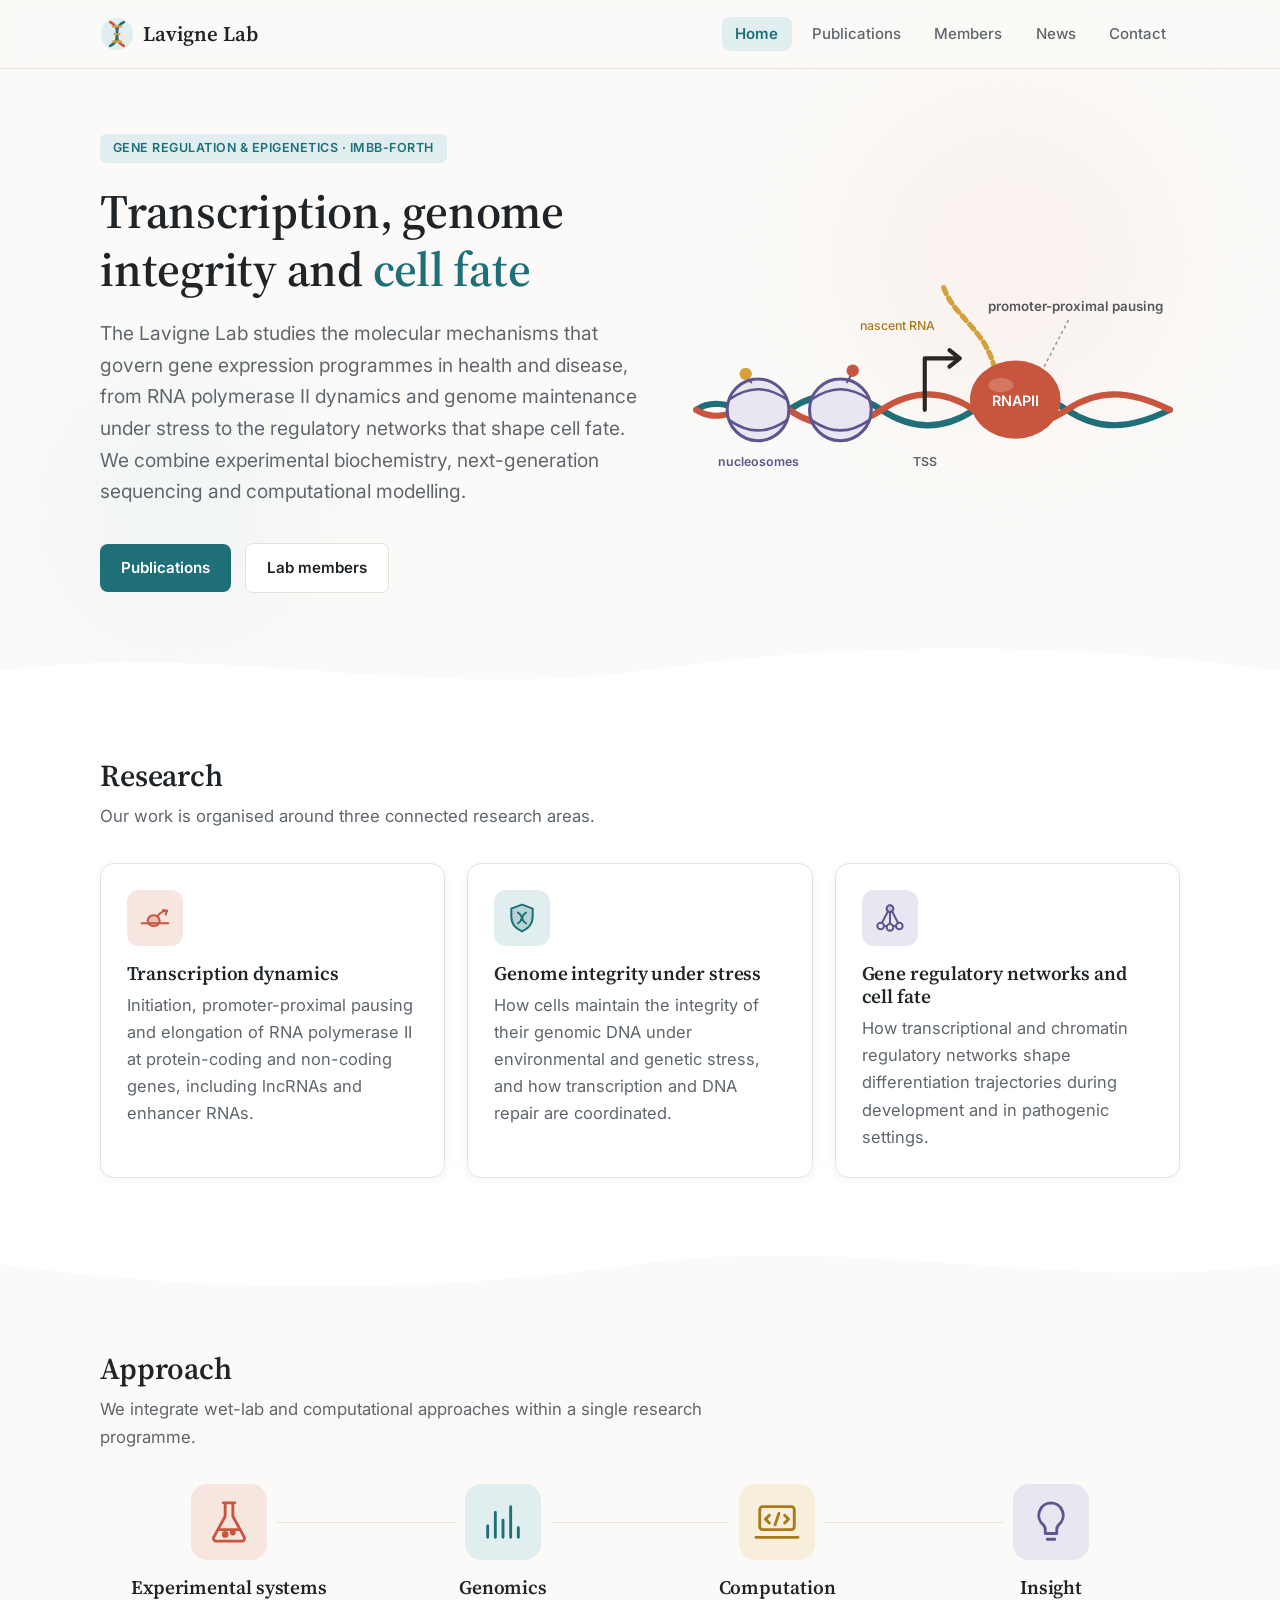
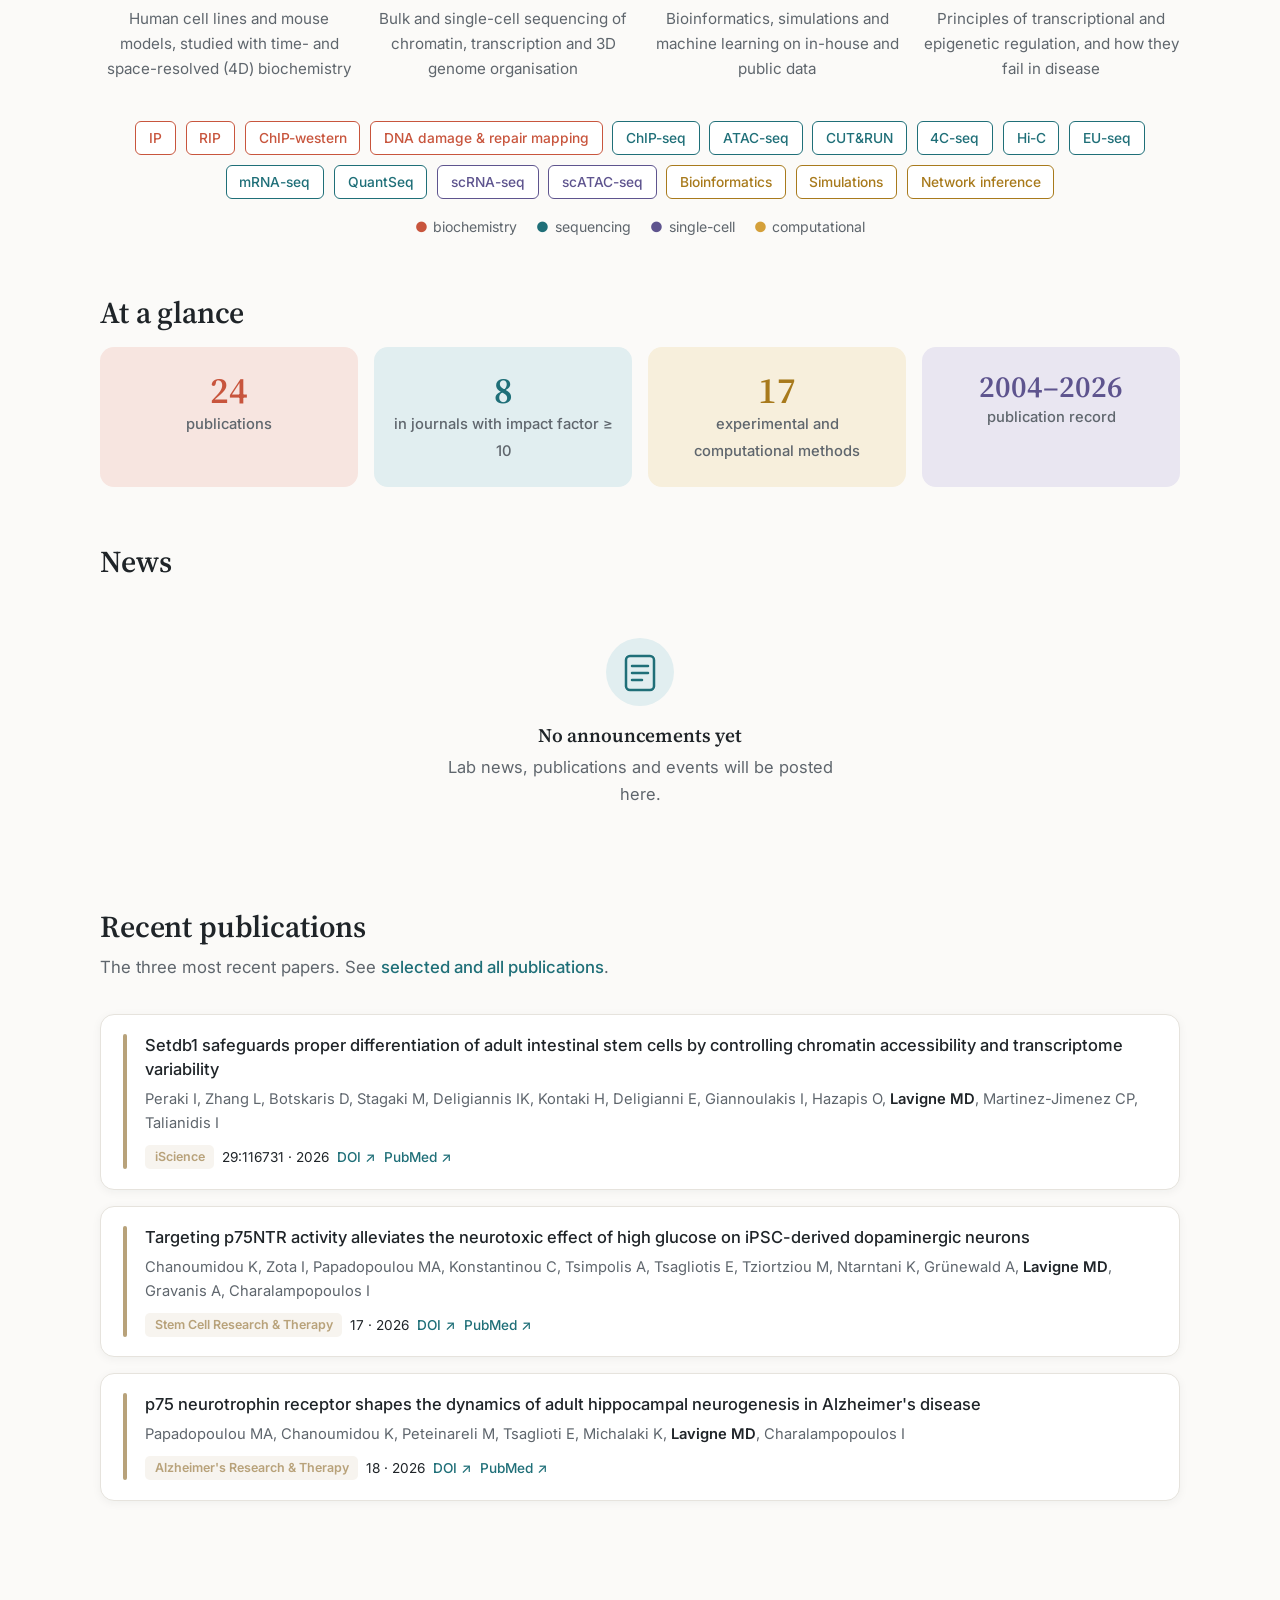
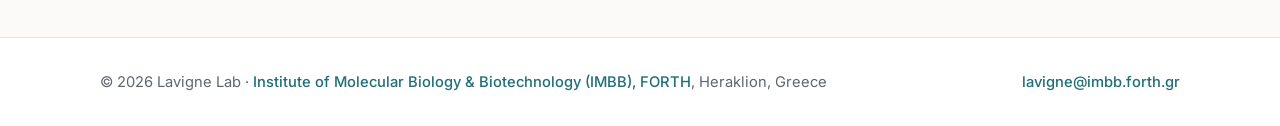
<file: index.html>
<!doctype html>
<html lang="en">
<head>
  <meta charset="utf-8">
  <meta name="viewport" content="width=device-width, initial-scale=1">
  <title>Lavigne Lab · IMBB-FORTH</title>
  <meta name="description" content="Lavigne Lab at IMBB-FORTH, Heraklion: transcription dynamics, genome integrity and gene regulatory networks in health and disease.">
  <link rel="preconnect" href="https://fonts.googleapis.com">
  <link href="https://fonts.googleapis.com/css2?family=Inter:wght@400;500;600&family=Source+Serif+4:opsz,wght@8..60,600;8..60,700&display=swap" rel="stylesheet">
  <link rel="stylesheet" href="css/style.css">
</head>
<body>
  <header id="site-header"></header>

  <main>
    <!-- HERO -->
    <section class="hero">
      <div class="blob" style="width:340px;height:340px;background:var(--coral-soft);top:20px;right:8%"></div>
      <div class="blob" style="width:260px;height:260px;background:var(--teal-soft);bottom:0;left:4%"></div>
      <div class="container hero-grid">
        <div>
          <span class="pill">Gene Regulation &amp; Epigenetics · IMBB-FORTH</span>
          <h1>Transcription, genome integrity and <span class="squiggle">cell fate</span></h1>
          <p class="lead">The Lavigne Lab studies the molecular mechanisms that govern gene expression programmes in health and disease, from RNA polymerase II dynamics and genome maintenance under stress to the regulatory networks that shape cell fate. We combine experimental biochemistry, next-generation sequencing and computational modelling.</p>
          <a class="btn" href="publications.html">Publications</a>
          <a class="btn ghost" href="members.html">Lab members</a>
        </div>

        <div class="hero-art">
          <svg viewBox="0 0 480 300" role="img" aria-label="Schematic of RNA polymerase II paused downstream of the transcription start site, with nucleosomes upstream">
            <!-- DNA -->
            <path d="M10 200 C 40 180, 70 220, 100 200 S 160 180, 190 200 S 250 220, 280 200 S 340 180, 370 200 S 430 220, 470 200" fill="none" stroke="#1f6f78" stroke-width="6" stroke-linecap="round"/>
            <path d="M10 200 C 40 220, 70 180, 100 200 S 160 220, 190 200 S 250 180, 280 200 S 340 220, 370 200 S 430 180, 470 200" fill="none" stroke="#c8553d" stroke-width="6" stroke-linecap="round"/>
            <!-- nucleosomes -->
            <g>
              <circle cx="70" cy="200" r="30" fill="#e9e6f1" stroke="#5e548e" stroke-width="3"/>
              <path d="M42 190 Q70 170 98 190 M42 210 Q70 230 98 210" fill="none" stroke="#5e548e" stroke-width="2.5"/>
              <circle cx="150" cy="200" r="30" fill="#e9e6f1" stroke="#5e548e" stroke-width="3"/>
              <path d="M122 190 Q150 170 178 190 M122 210 Q150 230 178 210" fill="none" stroke="#5e548e" stroke-width="2.5"/>
              <!-- histone tail marks -->
              <circle cx="58" cy="165" r="6" fill="#d4a03a"/><line x1="64" y1="174" x2="60" y2="170" stroke="#5e548e" stroke-width="2"/>
              <circle cx="162" cy="162" r="6" fill="#c8553d"/><line x1="156" y1="174" x2="160" y2="167" stroke="#5e548e" stroke-width="2"/>
              <text x="70" y="255" text-anchor="middle" font-family="Inter" font-weight="600" font-size="12" fill="#5e548e">nucleosomes</text>
            </g>
            <!-- TSS arrow -->
            <path d="M232 200 V150 H262" fill="none" stroke="#2a2622" stroke-width="4" stroke-linecap="round" stroke-linejoin="round"/>
            <path d="M256 142 L266 150 L256 158" fill="none" stroke="#2a2622" stroke-width="4" stroke-linecap="round" stroke-linejoin="round"/>
            <text x="232" y="255" text-anchor="middle" font-family="Inter" font-weight="600" font-size="12" fill="currentColor" opacity=".7">TSS</text>
            <!-- RNA -->
            <path class="rna" d="M300 160 C 290 120, 260 110, 250 80" fill="none" stroke="#d4a03a" stroke-width="5" stroke-linecap="round"/>
            <!-- Pol II -->
            <g class="pol2">
              <ellipse cx="320" cy="190" rx="44" ry="38" fill="#c8553d"/>
              <ellipse cx="306" cy="176" rx="12" ry="7" fill="#fff" opacity=".2"/>
              <text x="320" y="196" text-anchor="middle" font-family="Inter" font-weight="600" font-size="14" fill="#fff">RNAPII</text>
              
            </g>
            <!-- label -->
            <g>
              <path d="M348 158 L372 112" stroke="currentColor" stroke-width="1.5" opacity=".45" stroke-dasharray="3 3"/>
              <text x="378" y="104" text-anchor="middle" font-family="Inter" font-weight="600" font-size="13" fill="currentColor" opacity=".75">promoter-proximal pausing</text>
              <text x="242" y="122" text-anchor="end" font-family="Inter" font-weight="500" font-size="12" fill="#a87a1c">nascent RNA</text>
            </g>
          </svg>
        </div>
      </div>
    </section>

    <!-- WHAT WE STUDY -->
    <svg class="wave" viewBox="0 0 1440 60" preserveAspectRatio="none" aria-hidden="true"><path d="M0 30 C 240 0, 480 60, 720 30 S 1200 0, 1440 30 V60 H0Z" fill="var(--surface)"/></svg>
    <section class="band">
      <div class="container">
        <h2>Research</h2>
        <p class="section-sub">Our work is organised around three connected research areas.</p>
        <div class="grid">
          <div class="card reveal">
            <div class="icon-badge bg-coral">
              <svg viewBox="0 0 48 48" fill="none" stroke="currentColor" stroke-width="3" stroke-linecap="round" stroke-linejoin="round"><path d="M4 32h40"/><ellipse cx="22" cy="28" rx="9" ry="8" fill="currentColor" opacity=".25"/><ellipse cx="22" cy="28" rx="9" ry="8"/><path d="M28 21c4-6 9-8 14-8"/><path d="M36 12l6 1-2 6"/></svg>
            </div>
            <h3>Transcription dynamics</h3>
            <p>Initiation, promoter-proximal pausing and elongation of RNA polymerase II at protein-coding and non-coding genes, including lncRNAs and enhancer RNAs.</p>
          </div>
          <div class="card reveal">
            <div class="icon-badge bg-teal">
              <svg viewBox="0 0 48 48" fill="none" stroke="currentColor" stroke-width="3" stroke-linecap="round" stroke-linejoin="round"><path d="M24 4l16 6v12c0 10-7 18-16 22C15 40 8 32 8 22V10z" fill="currentColor" opacity=".2"/><path d="M24 4l16 6v12c0 10-7 18-16 22C15 40 8 32 8 22V10z"/><path d="M18 16c8 4 4 12 12 16M30 16c-8 4-4 12-12 16"/></svg>
            </div>
            <h3>Genome integrity under stress</h3>
            <p>How cells maintain the integrity of their genomic DNA under environmental and genetic stress, and how transcription and DNA repair are coordinated.</p>
          </div>
          <div class="card reveal">
            <div class="icon-badge bg-plum">
              <svg viewBox="0 0 48 48" fill="none" stroke="currentColor" stroke-width="3" stroke-linecap="round" stroke-linejoin="round"><circle cx="24" cy="10" r="5" fill="currentColor" opacity=".25"/><circle cx="10" cy="36" r="5"/><circle cx="24" cy="38" r="5"/><circle cx="38" cy="36" r="5"/><circle cx="24" cy="10" r="5"/><path d="M21 14L12 31M24 15v18M27 14l9 17M15 36h4M29 36h4"/></svg>
            </div>
            <h3>Gene regulatory networks and cell fate</h3>
            <p>How transcriptional and chromatin regulatory networks shape differentiation trajectories during development and in pathogenic settings.</p>
          </div>
        </div>
      </div>
    </section>
    <svg class="wave" viewBox="0 0 1440 60" preserveAspectRatio="none" aria-hidden="true"><path d="M0 0 H1440 V30 C 1200 60, 960 0, 720 30 S 240 60, 0 30Z" fill="var(--surface)"/></svg>

    <!-- HOW WE WORK -->
    <section>
      <div class="container">
        <h2>Approach</h2>
        <p class="section-sub">We integrate wet-lab and computational approaches within a single research programme.</p>
        <div class="pipeline">
          <div class="step reveal">
            <div class="icon-badge bg-coral"><svg viewBox="0 0 48 48" fill="none" stroke="currentColor" stroke-width="3" stroke-linecap="round" stroke-linejoin="round"><path d="M18 4h12M20 4v14L8 40a3 3 0 0 0 3 4h26a3 3 0 0 0 3-4L28 18V4"/><path d="M13 32h22" /><circle cx="20" cy="37" r="2" fill="currentColor"/><circle cx="28" cy="35" r="1.5" fill="currentColor"/></svg></div>
            <h3>Experimental systems</h3><p>Human cell lines and mouse models, studied with time- and space-resolved (4D) biochemistry</p>
          </div>
          <div class="step reveal">
            <div class="icon-badge bg-teal"><svg viewBox="0 0 48 48" fill="none" stroke="currentColor" stroke-width="3" stroke-linecap="round"><path d="M8 40V28M16 40V14M24 40V22M32 40V8M40 40V30"/></svg></div>
            <h3>Genomics</h3><p>Bulk and single-cell sequencing of chromatin, transcription and 3D genome organisation</p>
          </div>
          <div class="step reveal">
            <div class="icon-badge bg-sun"><svg viewBox="0 0 48 48" fill="none" stroke="currentColor" stroke-width="3" stroke-linecap="round" stroke-linejoin="round"><rect x="6" y="8" width="36" height="24" rx="3"/><path d="M2 40h44M16 17l-4 4 4 4M32 17l4 4-4 4M26 15l-4 12"/></svg></div>
            <h3>Computation</h3><p>Bioinformatics, simulations and machine learning on in-house and public data</p>
          </div>
          <div class="step reveal">
            <div class="icon-badge bg-plum"><svg viewBox="0 0 48 48" fill="none" stroke="currentColor" stroke-width="3" stroke-linecap="round" stroke-linejoin="round"><path d="M18 36h12M20 42h8M24 4a13 13 0 0 0-8 23c1 1 2 3 2 5v4h12v-4c0-2 1-4 2-5A13 13 0 0 0 24 4z"/></svg></div>
            <h3>Insight</h3><p>Principles of transcriptional and epigenetic regulation, and how they fail in disease</p>
          </div>
        </div>

        <div class="cloud" aria-label="Techniques we use">
          <span class="chip wet">IP</span><span class="chip wet">RIP</span><span class="chip wet">ChIP-western</span><span class="chip wet">DNA damage &amp; repair mapping</span>
          <span class="chip seq">ChIP-seq</span><span class="chip seq">ATAC-seq</span><span class="chip seq">CUT&amp;RUN</span><span class="chip seq">4C-seq</span><span class="chip seq">Hi-C</span><span class="chip seq">EU-seq</span><span class="chip seq">mRNA-seq</span><span class="chip seq">QuantSeq</span>
          <span class="chip sc">scRNA-seq</span><span class="chip sc">scATAC-seq</span>
          <span class="chip dry">Bioinformatics</span><span class="chip dry">Simulations</span><span class="chip dry">Network inference</span>
        </div>
        <div class="legend"><span class="wet">biochemistry</span><span class="seq">sequencing</span><span class="sc">single-cell</span><span class="dry">computational</span></div>
      </div>
    </section>

    <!-- NUMBERS -->
    <section style="padding-top:0">
      <div class="container">
        <h2>At a glance</h2>
        <div class="stats" id="stats"></div>
      </div>
    </section>

    <!-- NEWS + PAPERS -->
    <section style="padding-top:0">
      <div class="container">
        <h2>News</h2>
        <div id="home-news"></div>
      </div>
    </section>
    <section style="padding-top:0">
      <div class="container">
        <h2>Recent publications</h2>
        <p class="section-sub">The three most recent papers. See <a href="publications.html">selected and all publications</a>.</p>
        <div id="home-pubs"></div>
      </div>
    </section>
  </main>

  <footer id="site-footer"></footer>
  <script src="js/data.js"></script>
  <script src="js/main.js"></script>
</body>
</html>
</file>
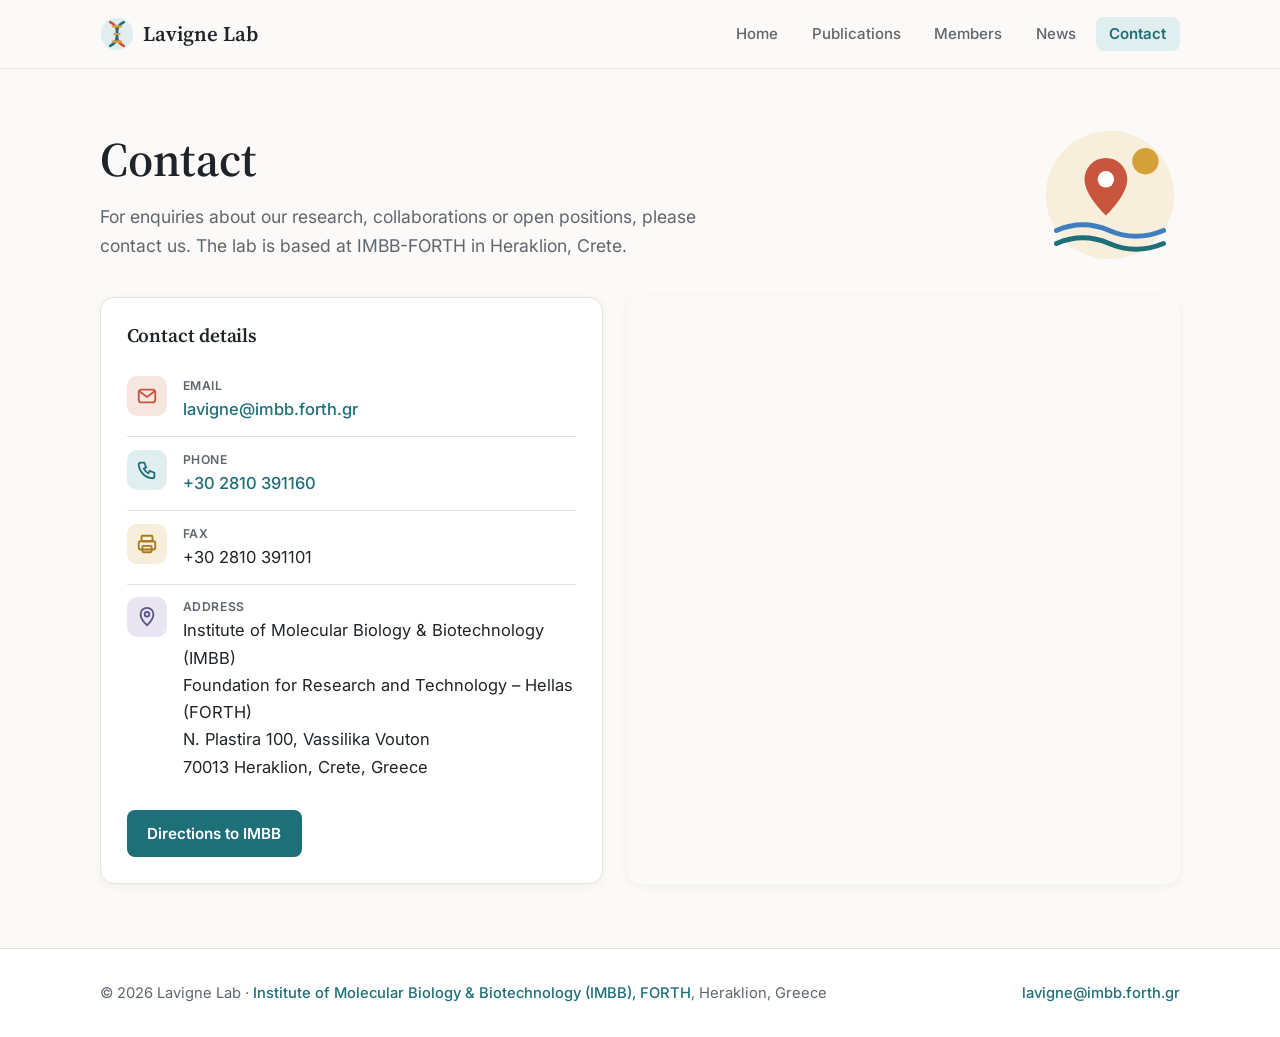
<file: contact.html>
<!doctype html>
<html lang="en">
<head>
  <meta charset="utf-8">
  <meta name="viewport" content="width=device-width, initial-scale=1">
  <title>Contact · Lavigne Lab</title>
  <link rel="preconnect" href="https://fonts.googleapis.com">
  <link href="https://fonts.googleapis.com/css2?family=Inter:wght@400;500;600&family=Source+Serif+4:opsz,wght@8..60,600;8..60,700&display=swap" rel="stylesheet">
  <link rel="stylesheet" href="css/style.css">
</head>
<body>
  <header id="site-header"></header>
  <main>
    <div class="container">
      <section class="page-head">
        <div>
          <h1>Contact</h1>
          <p>For enquiries about our research, collaborations or open positions, please contact us. The lab is based at IMBB-FORTH in Heraklion, Crete.</p>
        </div>
        <svg viewBox="0 0 170 170" aria-hidden="true">
          <circle cx="85" cy="85" r="78" fill="var(--sun-soft)"/>
          <circle cx="128" cy="44" r="16" fill="#d4a03a"/>
          <path d="M20 128q32-14 64 0t66 0" fill="none" stroke="#3f7fbf" stroke-width="6" stroke-linecap="round"/>
          <path d="M20 144q32-14 64 0t66 0" fill="none" stroke="#1f6f78" stroke-width="6" stroke-linecap="round"/>
          <path d="M80 110s-26-24-26-44a26 26 0 0 1 52 0c0 20-26 44-26 44z" fill="#c8553d"/>
          <circle cx="80" cy="66" r="10" fill="#fff"/>
        </svg>
      </section>
      <div class="contact-grid">
        <div class="card">
          <h3>Contact details</h3>
          <ul class="contact-list" id="contact-details"></ul>
          <a class="btn" href="https://www.imbb.forth.gr/en/contact/directions/" target="_blank" rel="noopener">Directions to IMBB</a>
        </div>
        <iframe class="map" title="Map of IMBB-FORTH, Heraklion"
          src="https://www.openstreetmap.org/export/embed.html?bbox=25.0600%2C35.2980%2C25.0820%2C35.3120&amp;layer=mapnik&amp;marker=35.3051%2C25.0717"
          loading="lazy"></iframe>
      </div>
    </div>
  </main>
  <footer id="site-footer"></footer>
  <script src="js/data.js"></script>
  <script src="js/main.js"></script>
</body>
</html>
</file>
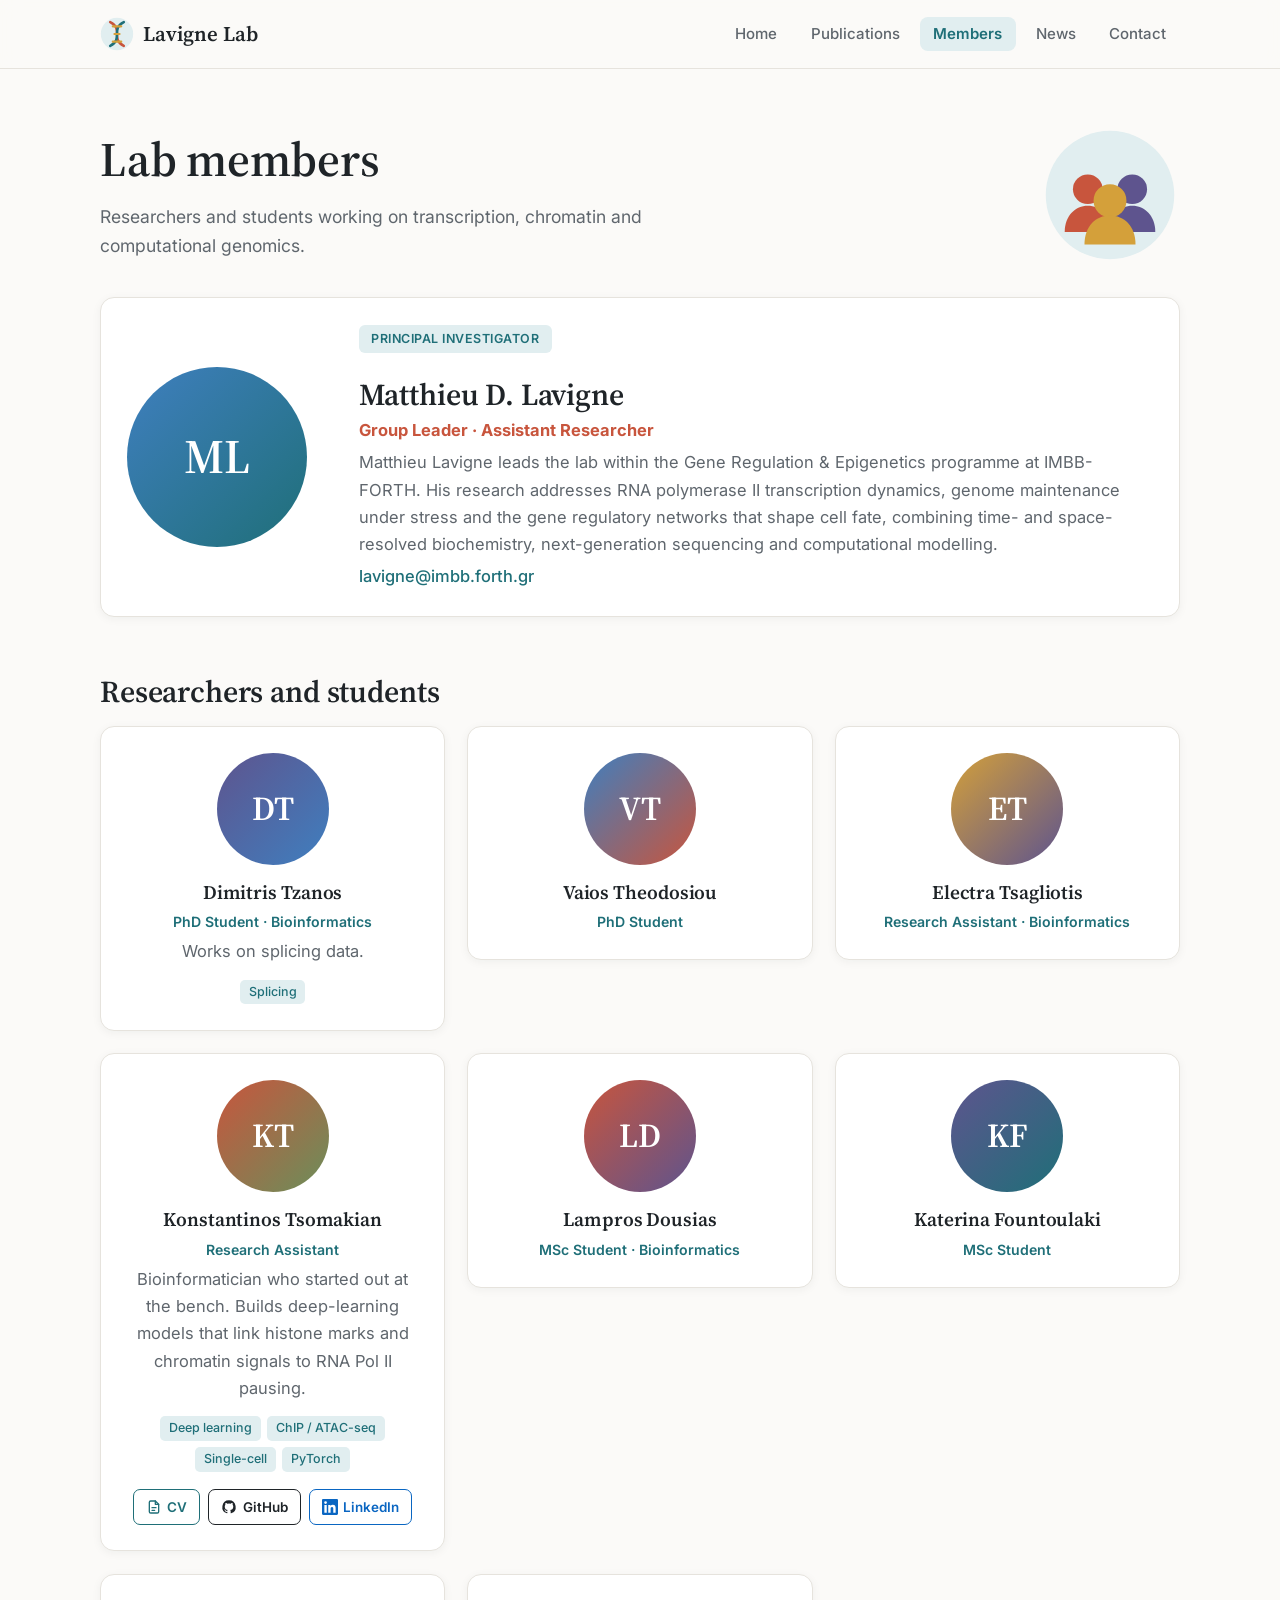
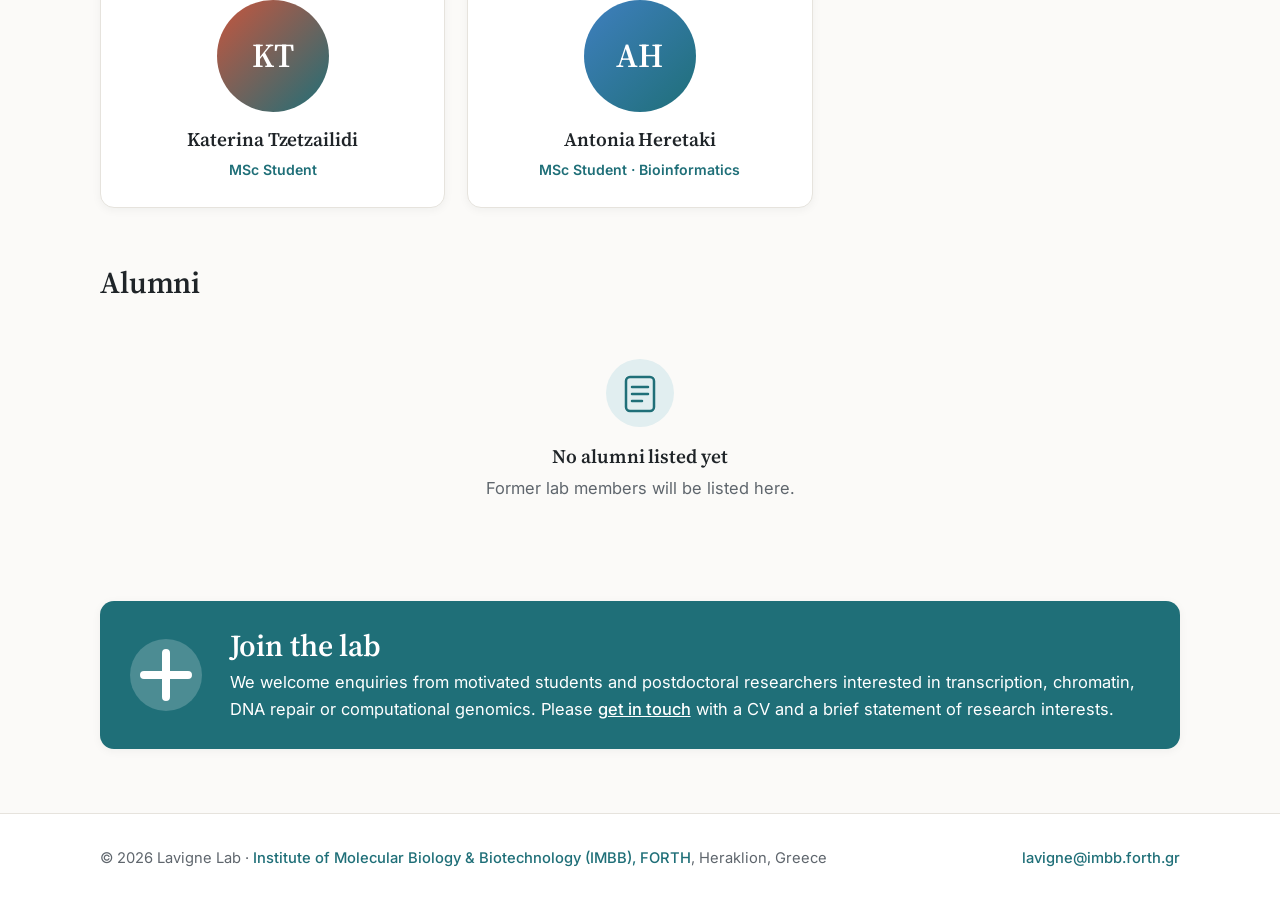
<file: members.html>
<!doctype html>
<html lang="en">
<head>
  <meta charset="utf-8">
  <meta name="viewport" content="width=device-width, initial-scale=1">
  <title>Members · Lavigne Lab</title>
  <link rel="preconnect" href="https://fonts.googleapis.com">
  <link href="https://fonts.googleapis.com/css2?family=Inter:wght@400;500;600&family=Source+Serif+4:opsz,wght@8..60,600;8..60,700&display=swap" rel="stylesheet">
  <link rel="stylesheet" href="css/style.css">
</head>
<body>
  <header id="site-header"></header>
  <main>
    <div class="container">
      <section class="page-head">
        <div>
          <h1>Lab members</h1>
          <p>Researchers and students working on transcription, chromatin and computational genomics.</p>
        </div>
        <svg viewBox="0 0 170 170" aria-hidden="true">
          <circle cx="85" cy="85" r="78" fill="var(--teal-soft)"/>
          <circle cx="58" cy="78" r="18" fill="#c8553d"/><path d="M30 130c0-20 13-32 28-32s28 12 28 32" fill="#c8553d"/>
          <circle cx="112" cy="78" r="18" fill="#5e548e"/><path d="M84 130c0-20 13-32 28-32s28 12 28 32" fill="#5e548e"/>
          <circle cx="85" cy="92" r="20" fill="#d4a03a"/><path d="M54 145c0-22 14-35 31-35s31 13 31 35" fill="#d4a03a"/>
        </svg>
      </section>

      <div id="pi"></div>

      <section>
        <h2>Researchers and students</h2>
        <div id="members-current"></div>
      </section>

      <section style="padding-top:0">
        <h2>Alumni</h2>
        <div id="members-alumni"></div>
      </section>

      <div class="card" style="background:var(--teal);color:#fff;border:0;display:grid;grid-template-columns:auto 1fr;gap:1.5rem;align-items:center">
        <svg viewBox="0 0 80 80" width="80" height="80" aria-hidden="true">
          <circle cx="40" cy="40" r="36" fill="#fff" opacity=".2"/>
          <path d="M40 18v44M18 40h44" stroke="#fff" stroke-width="8" stroke-linecap="round"/>
        </svg>
        <div>
          <h2 style="margin:0 0 .3rem">Join the lab</h2>
          <p style="color:#fff;margin:0">We welcome enquiries from motivated students and postdoctoral researchers interested in transcription, chromatin, DNA repair or computational genomics. Please <a href="contact.html" style="color:#fff;text-decoration:underline">get in touch</a> with a CV and a brief statement of research interests.</p>
        </div>
      </div>
    </div>
  </main>
  <footer id="site-footer"></footer>
  <script src="js/data.js"></script>
  <script src="js/main.js"></script>
</body>
</html>
</file>
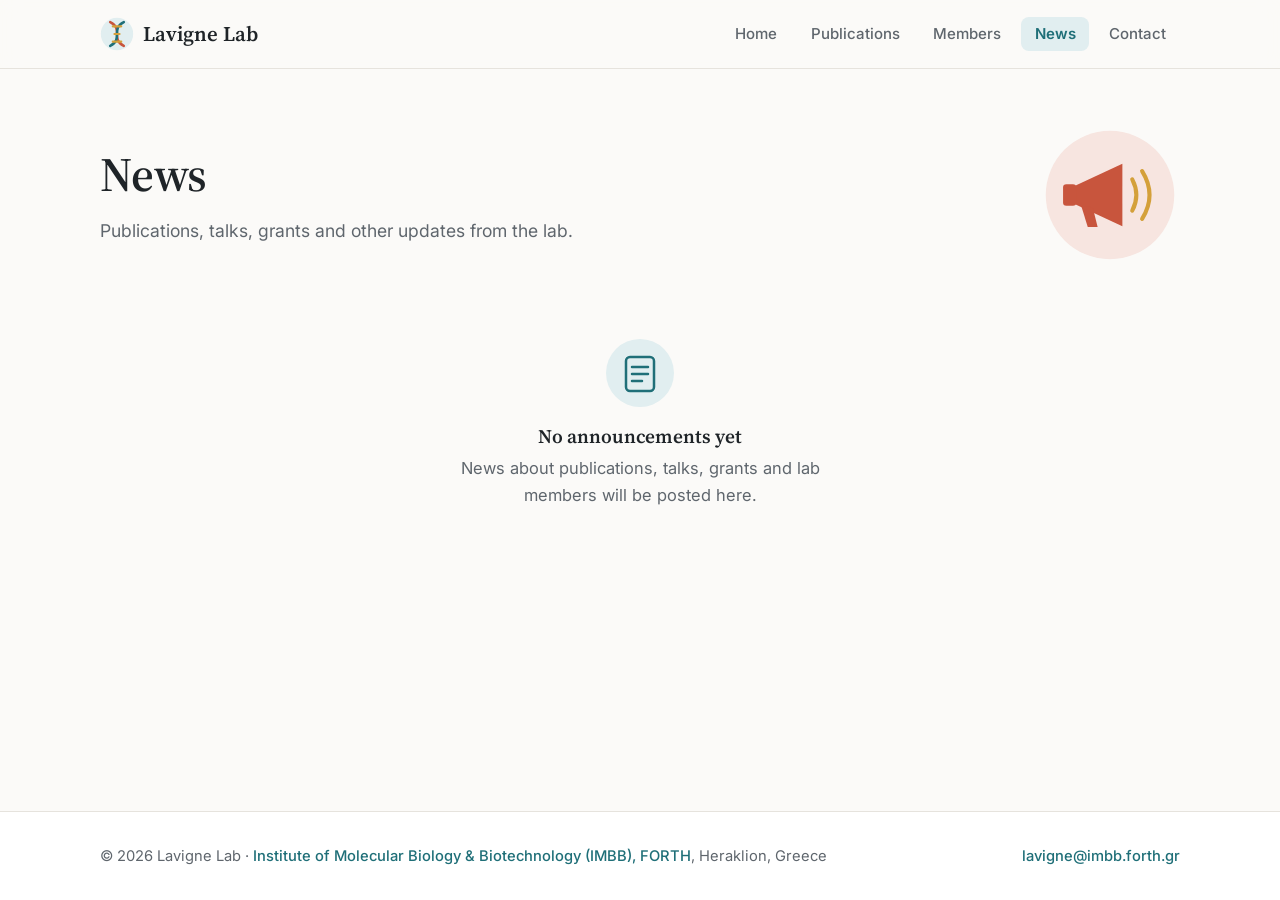
<file: news.html>
<!doctype html>
<html lang="en">
<head>
  <meta charset="utf-8">
  <meta name="viewport" content="width=device-width, initial-scale=1">
  <title>News · Lavigne Lab</title>
  <link rel="preconnect" href="https://fonts.googleapis.com">
  <link href="https://fonts.googleapis.com/css2?family=Inter:wght@400;500;600&family=Source+Serif+4:opsz,wght@8..60,600;8..60,700&display=swap" rel="stylesheet">
  <link rel="stylesheet" href="css/style.css">
</head>
<body>
  <header id="site-header"></header>
  <main>
    <div class="container">
      <section class="page-head">
        <div>
          <h1>News</h1>
          <p>Publications, talks, grants and other updates from the lab.</p>
        </div>
        <svg viewBox="0 0 170 170" aria-hidden="true">
          <circle cx="85" cy="85" r="78" fill="var(--coral-soft)"/>
          <path d="M40 75l60-28v76l-60-28z" fill="#c8553d"/>
          <rect x="28" y="72" width="16" height="26" rx="4" fill="#c8553d"/>
          <path d="M50 98l8 26h12l-6-24" fill="#c8553d"/>
          <path d="M112 66q10 19 0 38M124 56q18 29 0 58" fill="none" stroke="#d4a03a" stroke-width="5" stroke-linecap="round"/>
        </svg>
      </section>
      <div id="news-list"></div>
    </div>
  </main>
  <footer id="site-footer"></footer>
  <script src="js/data.js"></script>
  <script src="js/main.js"></script>
</body>
</html>
</file>
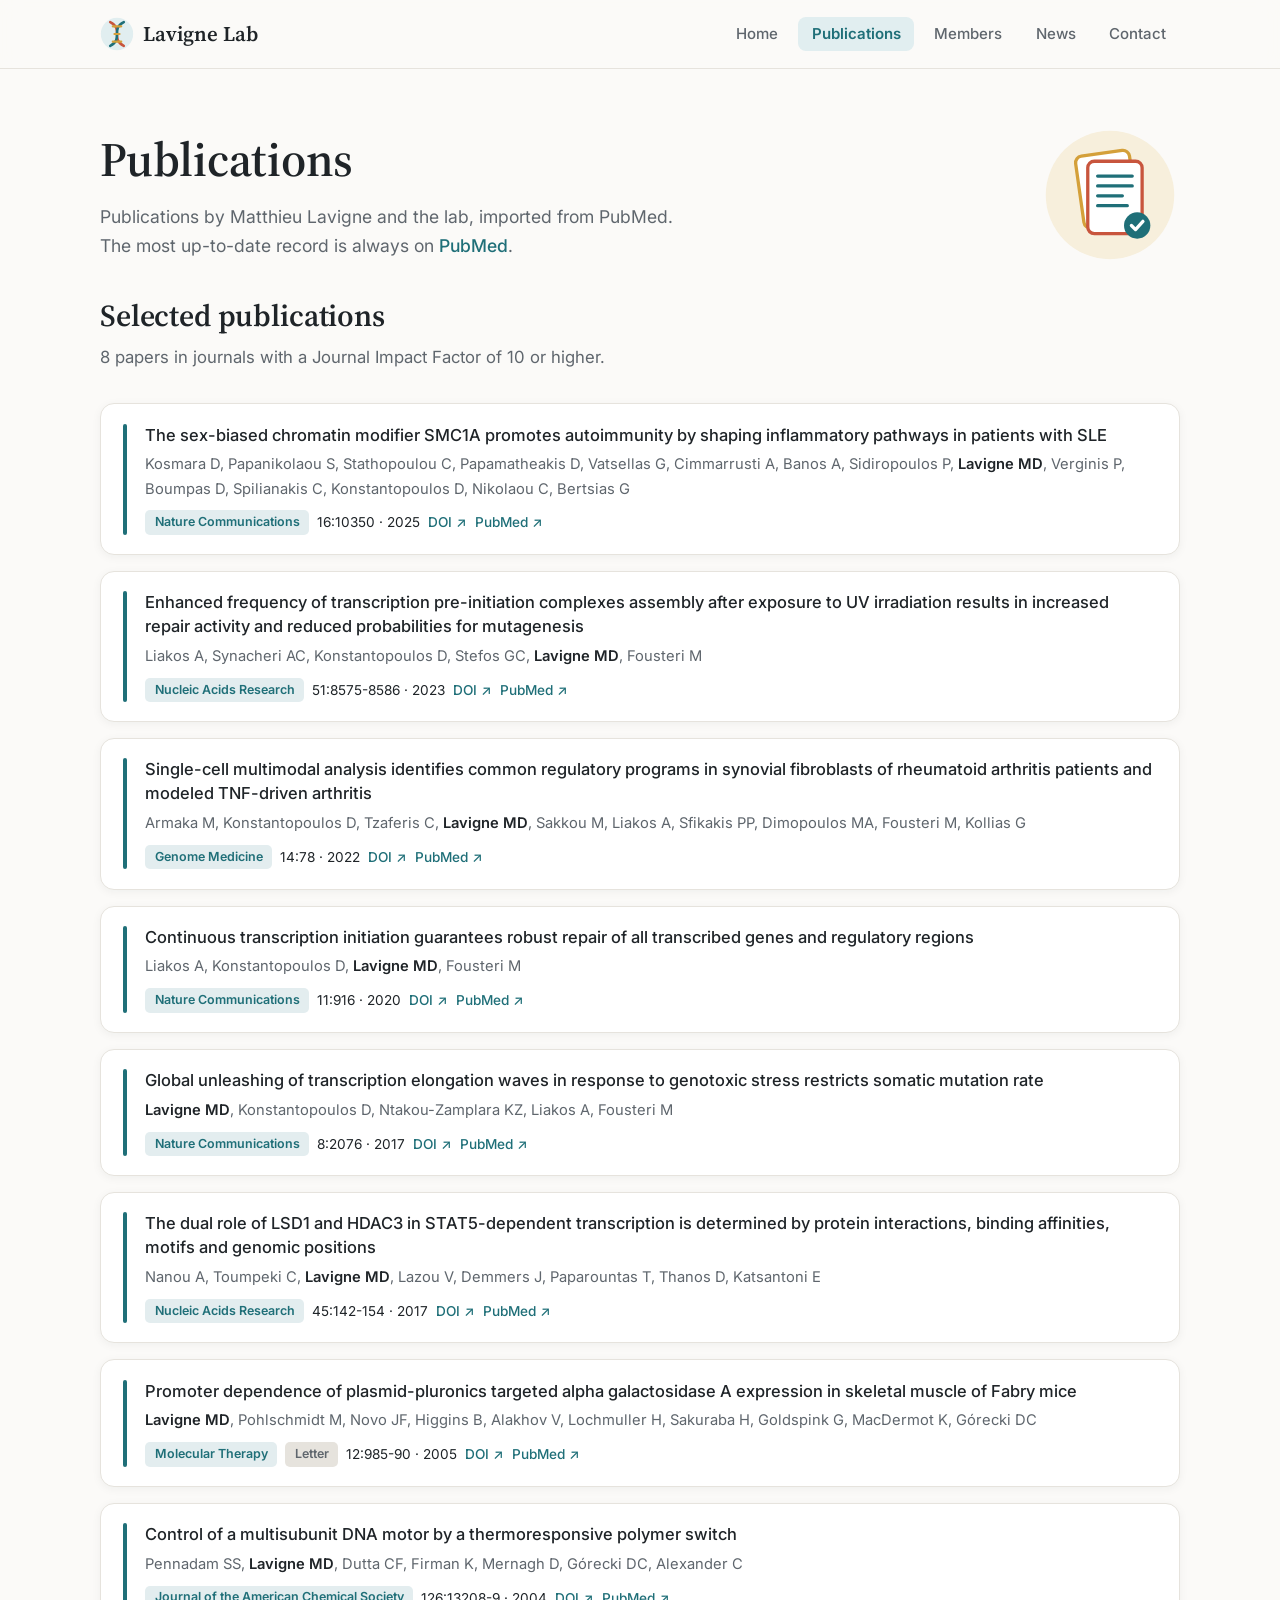
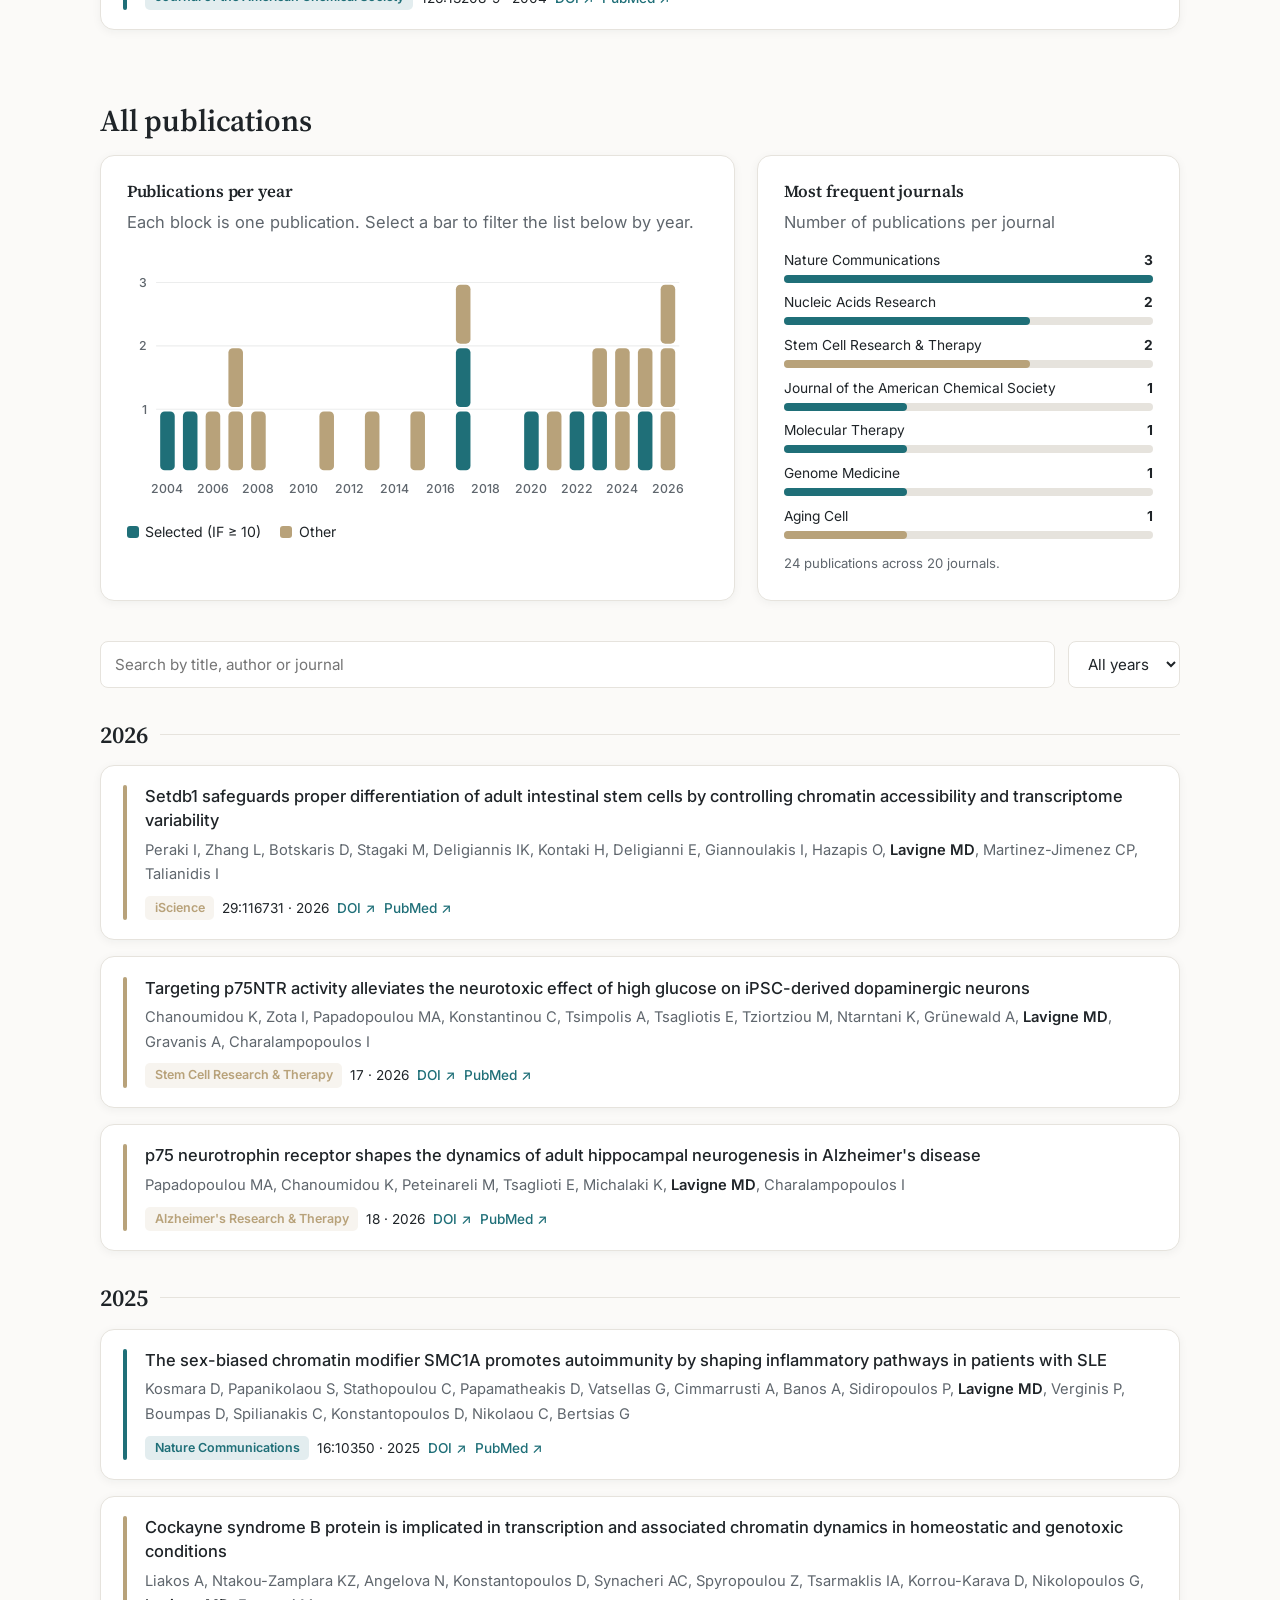
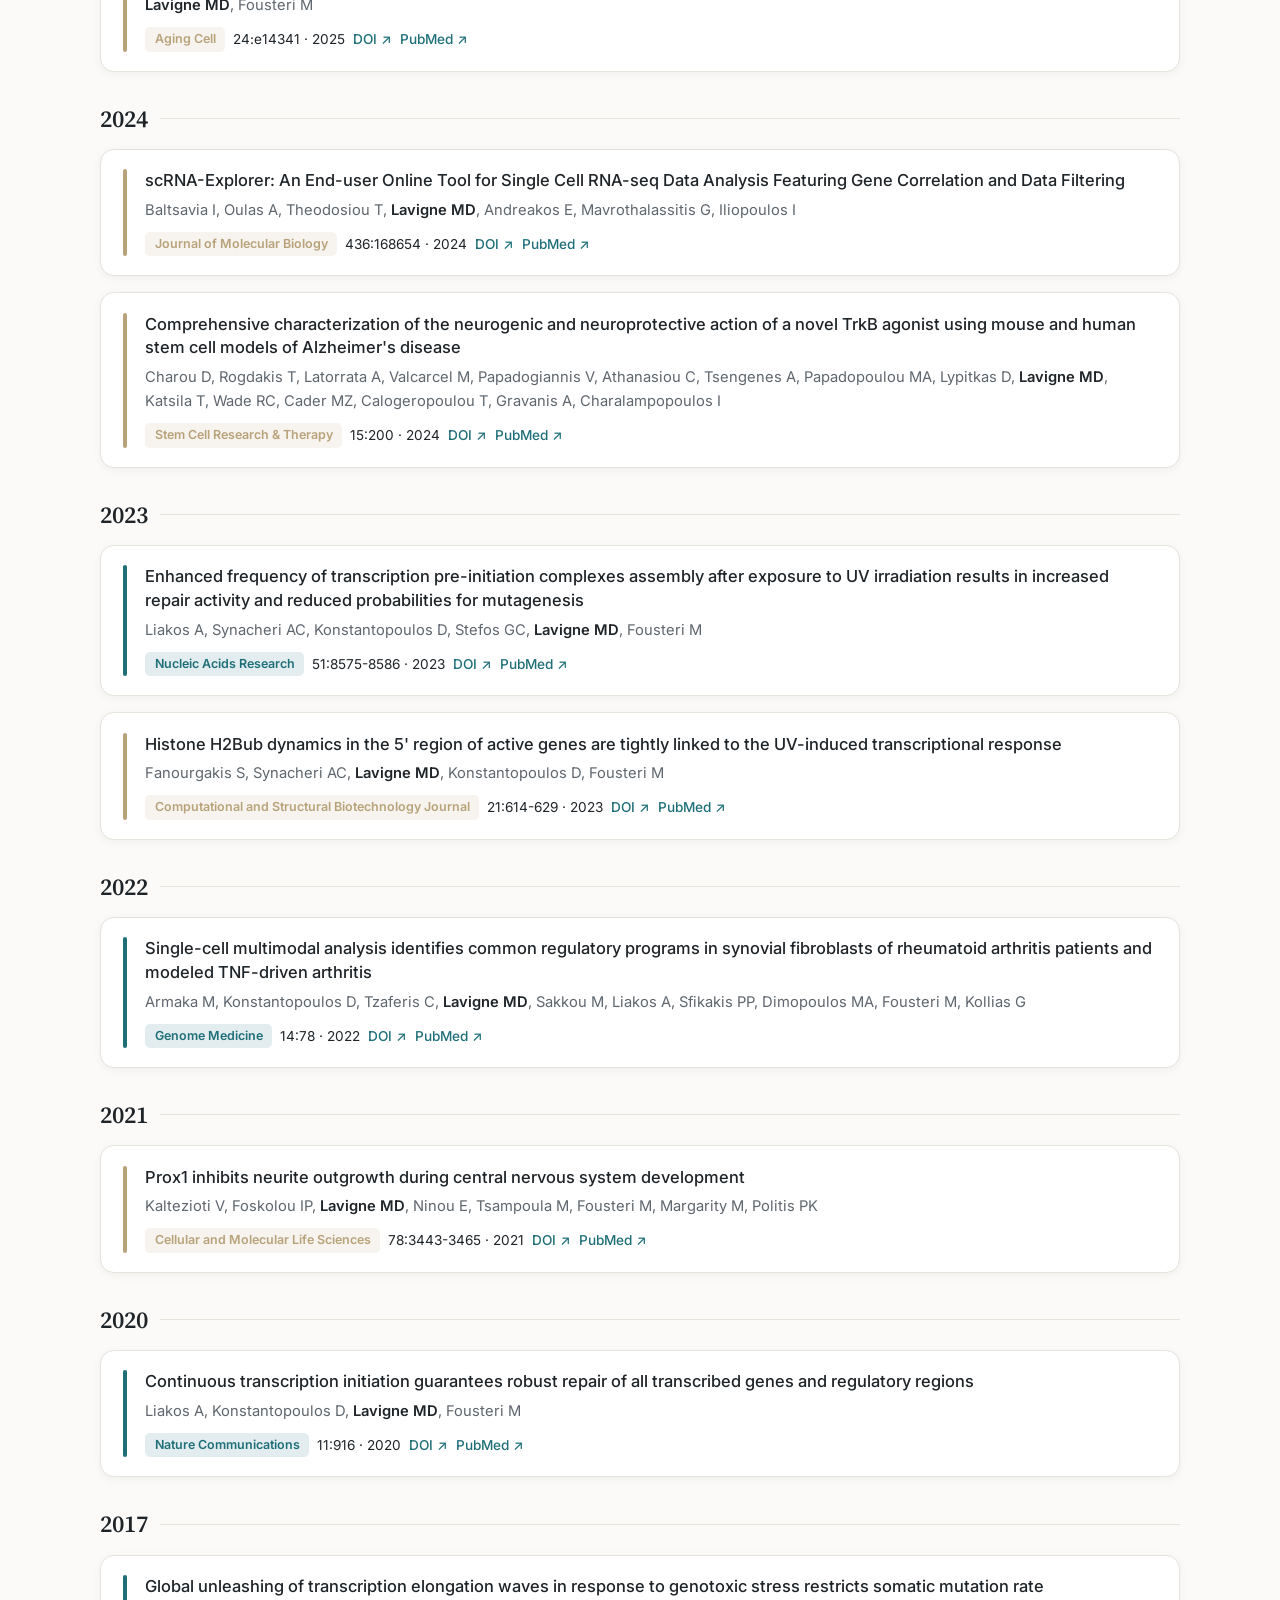
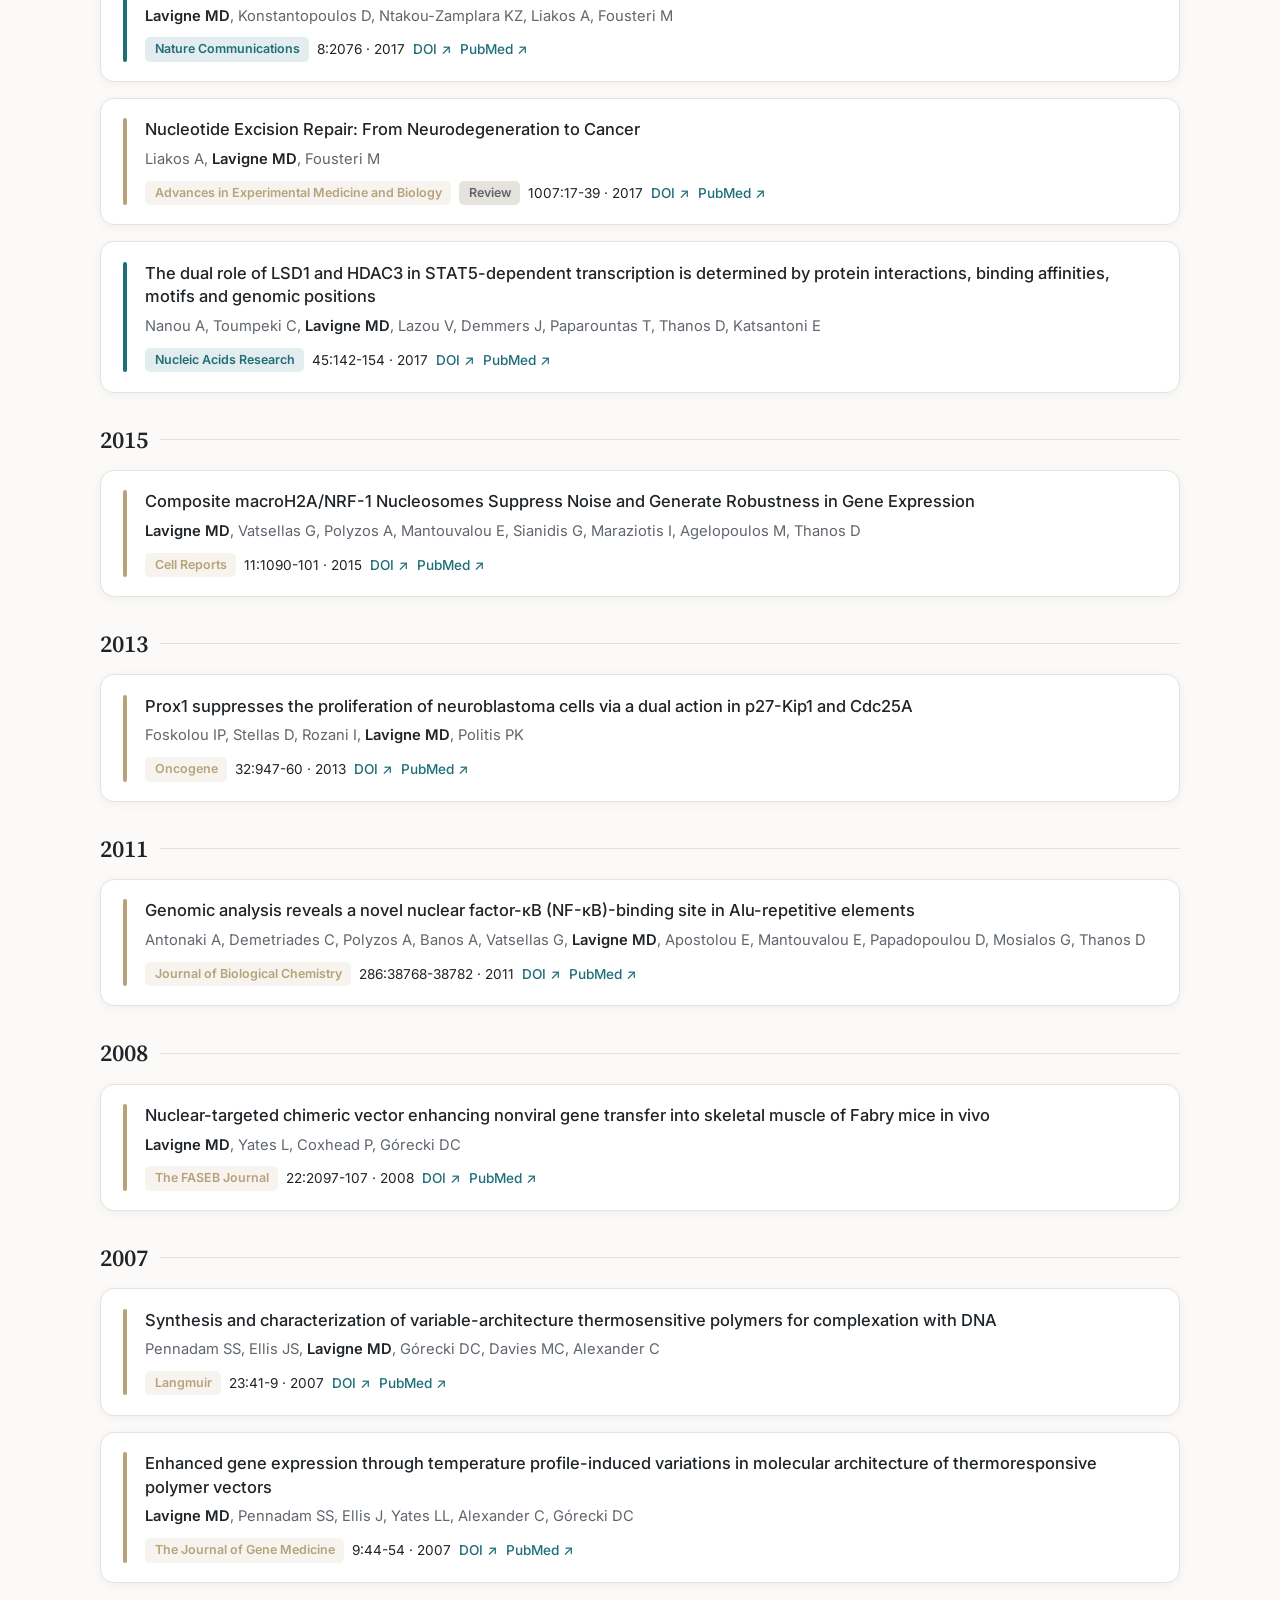
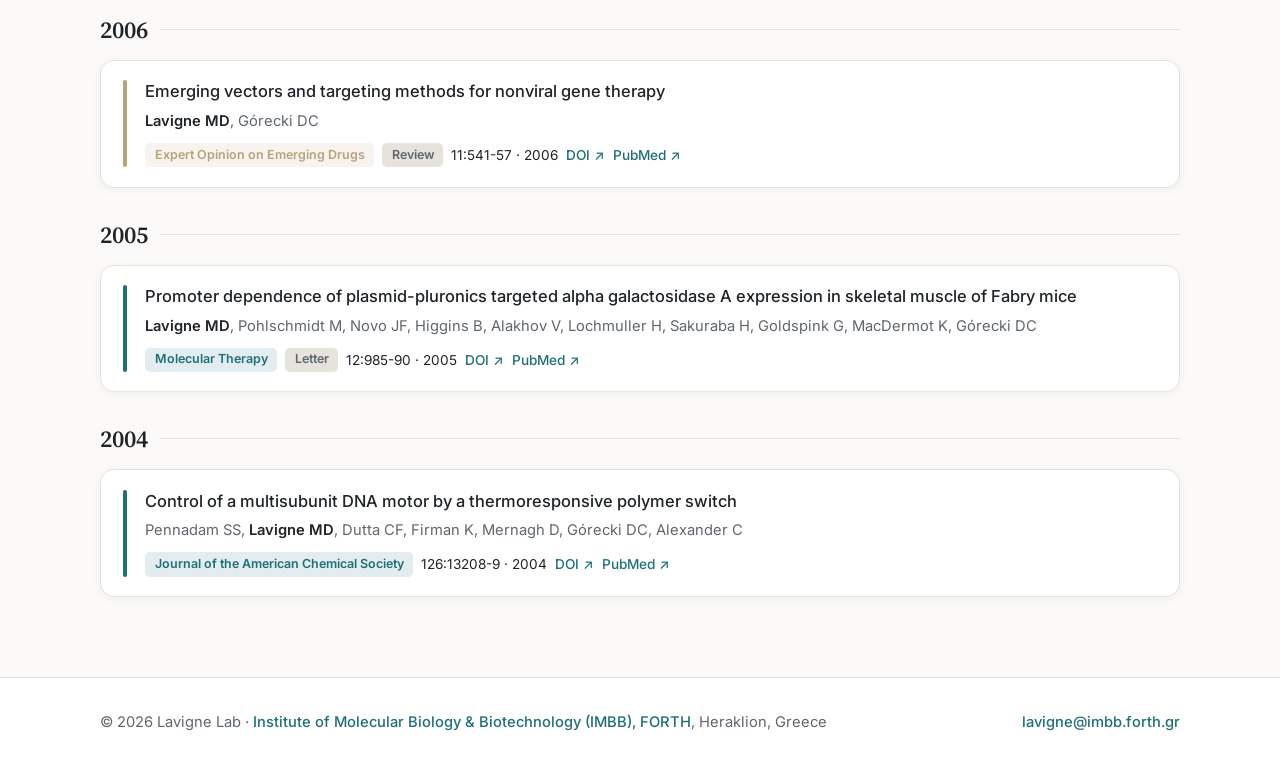
<file: publications.html>
<!doctype html>
<html lang="en">
<head>
  <meta charset="utf-8">
  <meta name="viewport" content="width=device-width, initial-scale=1">
  <title>Publications · Lavigne Lab</title>
  <link rel="preconnect" href="https://fonts.googleapis.com">
  <link href="https://fonts.googleapis.com/css2?family=Inter:wght@400;500;600&family=Source+Serif+4:opsz,wght@8..60,600;8..60,700&display=swap" rel="stylesheet">
  <link rel="stylesheet" href="css/style.css">
</head>
<body>
  <header id="site-header"></header>
  <main>
    <div class="container">
      <section class="page-head">
        <div>
          <h1>Publications</h1>
          <p>Publications by Matthieu Lavigne and the lab, imported from PubMed. The most up-to-date record is always on <a href="https://pubmed.ncbi.nlm.nih.gov/?term=Lavigne+MD&amp;sort=date" target="_blank" rel="noopener">PubMed</a>.</p>
        </div>
        <svg viewBox="0 0 170 170" aria-hidden="true">
          <circle cx="85" cy="85" r="78" fill="var(--sun-soft)"/>
          <rect x="48" y="34" width="66" height="88" rx="8" fill="#fff" stroke="#d4a03a" stroke-width="4" transform="rotate(-8 81 78)"/>
          <rect x="58" y="44" width="66" height="88" rx="8" fill="#fff" stroke="#c8553d" stroke-width="4"/>
          <path d="M70 62h42M70 74h42M70 86h30M70 98h36" stroke="#1f6f78" stroke-width="4" stroke-linecap="round"/>
          <circle cx="118" cy="122" r="16" fill="#1f6f78"/><path d="M111 122l5 5 9-10" fill="none" stroke="#fff" stroke-width="4" stroke-linecap="round" stroke-linejoin="round"/>
        </svg>
      </section>

      <section style="padding-top:0">
        <h2>Selected publications</h2>
        <p class="section-sub" id="selected-note"></p>
        <div id="pub-selected"></div>
      </section>

      <h2>All publications</h2>
      <div class="charts">
        <div class="card chart-card">
          <h3>Publications per year</h3>
          <p style="margin-bottom:.8rem">Each block is one publication. Select a bar to filter the list below by year.</p>
          <div class="chart" id="chart-years"></div>
        </div>
        <div class="card chart-card">
          <h3>Most frequent journals</h3>
          <p style="margin-bottom:.8rem">Number of publications per journal</p>
          <div class="chart" id="chart-journals"></div>
        </div>
      </div>

      <div class="pub-tools">
        <input id="pub-search" type="search" placeholder="Search by title, author or journal" aria-label="Search publications">
        <select id="pub-year" aria-label="Filter by year"></select>
      </div>
      <div id="pub-list"></div>
    </div>
  </main>
  <footer id="site-footer"></footer>
  <script src="js/data.js"></script>
  <script src="js/main.js"></script>
</body>
</html>
</file>
<file: css/style.css>
:root {
  --bg: #fbfaf8;
  --surface: #ffffff;
  --text: #1f2428;
  --muted: #5f666d;
  --border: #e6e3dd;
  --coral: #c8553d;
  --teal: #1f6f78;
  --sun: #d4a03a;
  --plum: #5e548e;
  --sky: #4d9de0;
  --accent: var(--teal);
  --coral-soft: #f7e5e0;
  --teal-soft: #e1eef0;
  --sun-soft: #f7efdc;
  --plum-soft: #e9e6f1;
  --max: 1120px;
  --radius: 14px;
  --shadow: 0 2px 10px rgba(20, 30, 40, .05);
  font-family: "Inter", system-ui, -apple-system, "Segoe UI", Roboto, sans-serif;
}
@media (prefers-color-scheme: dark) {
  :root {
    --bg: #15191c;
    --surface: #1d2226;
    --text: #e8ecef;
    --muted: #a3acb3;
    --border: #2f363b;
    --teal: #5fb3bd;
    --coral: #e07a62;
    --coral-soft: #3f2723;
    --teal-soft: #1d3633;
    --sun-soft: #3b3020;
    --plum-soft: #2f2839;
    --shadow: 0 6px 24px rgba(0, 0, 0, .3);
  }
}

* { box-sizing: border-box; }
html { scroll-behavior: smooth; }
body {
  margin: 0; background: var(--bg); color: var(--text);
  line-height: 1.65; font-size: 16.5px;
  display: flex; flex-direction: column; min-height: 100vh;
  overflow-x: hidden;
}
a { color: var(--teal); text-decoration: none; font-weight: 500; }
a:hover { text-decoration: underline; text-underline-offset: 3px; }
h1, h2, h3 { font-family: "Source Serif 4", Georgia, serif; line-height: 1.22; font-weight: 600; letter-spacing: -.005em; }
h1 { font-size: clamp(2rem, 4.4vw, 3rem); margin: 0 0 .8rem; }
h2 { font-size: clamp(1.5rem, 2.6vw, 1.9rem); margin: 0 0 1rem; }
h3 { font-size: 1.2rem; margin: 0 0 .4rem; }
.container { width: 100%; max-width: var(--max); margin: 0 auto; padding: 0 20px; }
main { flex: 1; padding-bottom: 4rem; }
section { padding: 3.5rem 0; }
.squiggle { color: var(--teal); }
.section-sub { color: var(--muted); max-width: 640px; margin: -.4rem 0 2rem; font-size: 1.05rem; }

/* Header */
.site-header {
  background: color-mix(in srgb, var(--bg) 88%, transparent);
  backdrop-filter: blur(10px);
  border-bottom: 1px solid var(--border);
  position: sticky; top: 0; z-index: 20;
}
.nav { display: flex; align-items: center; justify-content: space-between; height: 68px; }
.brand { display: flex; align-items: center; gap: .55rem; font-family: "Source Serif 4", Georgia, serif; font-weight: 600; font-size: 1.3rem; color: var(--text); }
.brand:hover { text-decoration: none; }
.brand svg { width: 34px; height: 34px; }
.nav ul { list-style: none; display: flex; gap: .4rem; margin: 0; padding: 0; }
.nav a.link { color: var(--muted); font-weight: 500; font-size: .94rem; padding: .45rem .85rem; border-radius: 8px; transition: background .2s, color .2s; }
.nav a.link:hover { background: var(--teal-soft); color: var(--teal); text-decoration: none; }
.nav a.link.active { background: var(--teal-soft); color: var(--teal); font-weight: 600; }
.menu-btn { display: none; background: var(--teal-soft); border: 0; color: var(--teal); font-size: 1.3rem; width: 42px; height: 42px; border-radius: 12px; cursor: pointer; }
@media (max-width: 800px) {
  .menu-btn { display: block; }
  .nav ul {
    display: none; position: absolute; top: 68px; left: 0; right: 0; flex-direction: column; gap: .2rem;
    background: var(--surface); border-bottom: 1px solid var(--border); padding: .6rem 20px 1rem;
  }
  .nav ul.open { display: flex; }
  .nav a.link { display: block; }
}

/* Hero */
.hero { padding: 4rem 0 3rem; position: relative; }
.hero-grid { display: grid; grid-template-columns: 1.05fr .95fr; gap: 2.5rem; align-items: center; }
@media (max-width: 900px) { .hero-grid { grid-template-columns: 1fr; } }
.pill {
  display: inline-flex; align-items: center; gap: .45rem; background: var(--teal-soft); color: var(--teal);
  padding: .25rem .8rem; border-radius: 6px; font-weight: 600; font-size: .78rem; letter-spacing: .04em; text-transform: uppercase; margin-bottom: 1.2rem;
}
.hero p.lead { font-size: 1.2rem; color: var(--muted); max-width: 560px; }
.btn {
  display: inline-flex; align-items: center; gap: .4rem; padding: .7rem 1.3rem; border-radius: 8px;
  background: var(--teal); color: #fff; font-weight: 600; font-size: .95rem; margin: 1rem .6rem 0 0;
  transition: background .15s, opacity .15s;
}
.btn:hover { text-decoration: none; opacity: .9; }
.btn.ghost { background: var(--surface); color: var(--text); border: 1px solid var(--border); }
.btn.ghost:hover { border-color: var(--teal); color: var(--teal); }
.hero-art { position: relative; }
.hero-art svg { width: 100%; height: auto; }
.blob { position: absolute; border-radius: 50%; filter: blur(60px); opacity: .35; z-index: -1; }

/* Hero illustration animation */
.pol2 { animation: bob 3s ease-in-out infinite; transform-origin: center; }
.rna { stroke-dasharray: 6 5; animation: flow 1.6s linear infinite; }
.pause-bubble { animation: pop 3s ease-in-out infinite; transform-origin: 380px 70px; }
@keyframes bob { 0%, 100% { transform: translateY(0); } 50% { transform: translateY(-6px); } }
@keyframes flow { to { stroke-dashoffset: -22; } }
@keyframes pop { 0%, 20% { transform: scale(.8); opacity: 0; } 35%, 85% { transform: scale(1); opacity: 1; } 100% { opacity: 0; } }
@media (prefers-reduced-motion: reduce) { .pol2, .rna, .pause-bubble { animation: none; } .pause-bubble { opacity: 1; } }

/* Wave divider */
.wave { display: block; width: 100%; height: 60px; }
.band { background: var(--surface); }

/* Cards */
.grid { display: grid; gap: 1.4rem; grid-template-columns: repeat(auto-fill, minmax(270px, 1fr)); }
.card {
  background: var(--surface); border: 1px solid var(--border); border-radius: var(--radius);
  padding: 1.6rem; box-shadow: var(--shadow); transition: transform .2s, box-shadow .2s;
}
.card:hover { transform: translateY(-2px); }
.card p { margin: .3rem 0 0; color: var(--muted); }
.icon-badge {
  width: 56px; height: 56px; border-radius: 12px; display: grid; place-items: center; margin-bottom: 1rem;
}
.icon-badge svg { width: 32px; height: 32px; }
.bg-coral { background: var(--coral-soft); color: var(--coral); }
.bg-teal { background: var(--teal-soft); color: var(--teal); }
.bg-sun { background: var(--sun-soft); color: #a87a1c; }
.bg-plum { background: var(--plum-soft); color: var(--plum); }

/* Pipeline */
.pipeline { display: grid; grid-template-columns: repeat(4, 1fr); gap: 1rem; position: relative; }
.pipeline .step { text-align: center; position: relative; }
.pipeline .step .icon-badge { margin: 0 auto 1rem; width: 76px; height: 76px; border-radius: 16px; }
.pipeline .step .icon-badge svg { width: 46px; height: 46px; }
.pipeline .step:not(:last-child)::after {
  content: ""; position: absolute; top: 38px; left: calc(50% + 48px); width: calc(100% - 96px + 1rem); height: 1px;
  background: var(--border);
}
.pipeline .step p { color: var(--muted); font-size: .95rem; margin: 0; }
@media (max-width: 760px) { .pipeline { grid-template-columns: 1fr 1fr; } .pipeline .step::after { display: none; } }

/* Technique cloud */
.cloud { display: flex; flex-wrap: wrap; gap: .6rem; justify-content: center; margin-top: 2.5rem; }
.chip {
  padding: .3rem .8rem; border-radius: 6px; font-weight: 500; font-size: .86rem;
  border: 1px solid currentColor; background: var(--surface);
}
.chip.wet { color: var(--coral); } .chip.seq { color: var(--teal); } .chip.sc { color: var(--plum); } .chip.dry { color: #a87a1c; }
.legend { display: flex; gap: 1.2rem; justify-content: center; flex-wrap: wrap; margin-top: 1rem; font-size: .88rem; color: var(--muted); }
.legend span::before { content: "●"; margin-right: .35rem; }
.legend .wet::before { color: var(--coral); } .legend .seq::before { color: var(--teal); }
.legend .sc::before { color: var(--plum); } .legend .dry::before { color: var(--sun); }

/* Stats */
.stats { display: grid; grid-template-columns: repeat(auto-fit, minmax(170px, 1fr)); gap: 1rem; }
.stat { text-align: center; padding: 1.4rem 1rem; border-radius: var(--radius); }
.stat b { display: block; font-family: "Source Serif 4", Georgia, serif; font-weight: 600; font-size: 2.3rem; line-height: 1.1; }
.stat span { color: var(--muted); font-weight: 500; font-size: .92rem; }

/* Page head */
.page-head { padding: 3.5rem 0 2rem; display: grid; grid-template-columns: 1fr auto; gap: 2rem; align-items: center; }
.page-head p { color: var(--muted); max-width: 600px; margin: 0; font-size: 1.1rem; }
.page-head svg { width: 140px; height: 140px; }
@media (max-width: 640px) { .page-head { grid-template-columns: 1fr; } .page-head svg { width: 120px; height: 120px; } }

/* Members */
.member { text-align: center; }
#members-current .grid, #members-alumni .grid { align-items: start; }
.avatar {
  width: 112px; height: 112px; border-radius: 50%; margin: 0 auto 1rem; object-fit: cover;
  display: flex; align-items: center; justify-content: center; color: #fff;
  font-family: "Source Serif 4", Georgia, serif; font-size: 2.1rem; font-weight: 600;
}
.member .role { color: var(--teal); font-weight: 600; font-size: .88rem; margin: 0; }
.member-tags { display: flex; flex-wrap: wrap; gap: .4rem; justify-content: center; margin-top: .9rem; }
.tag { background: var(--teal-soft); color: var(--teal); border-radius: 5px; padding: .12rem .55rem; font-size: .78rem; font-weight: 500; }
.member-links { display: flex; gap: .5rem; justify-content: center; flex-wrap: wrap; margin-top: 1.1rem; }
.mlink {
  display: inline-flex; align-items: center; gap: .35rem; padding: .35rem .75rem; border-radius: 7px;
  font-size: .84rem; font-weight: 600; border: 1px solid currentColor; transition: transform .15s, background .15s, color .15s;
}
.mlink svg { width: 16px; height: 16px; }
.mlink:hover { text-decoration: none; color: #fff !important; }
.mlink.cv { color: var(--teal); } .mlink.cv:hover { background: var(--teal); }
.mlink.gh { color: var(--text); } .mlink.gh:hover { background: #24292f; border-color: #24292f; }
.mlink.li { color: #0a66c2; } .mlink.li:hover { background: #0a66c2; }
.pi-card { display: grid; grid-template-columns: 200px 1fr; gap: 2rem; align-items: center; }
.pi-card .avatar { width: 180px; height: 180px; font-size: 3rem; margin: 0; }
@media (max-width: 640px) { .pi-card { grid-template-columns: 1fr; text-align: center; } .pi-card .avatar { margin: 0 auto; } }
.empty-state { text-align: center; padding: 2.5rem 1rem; }
.empty-state svg { width: 72px; height: 72px; margin-bottom: .5rem; }
.empty-state p { color: var(--muted); margin: .2rem auto; max-width: 420px; }

/* Publications */
.charts { display: grid; grid-template-columns: 1.5fr 1fr; gap: 1.4rem; margin-bottom: 2.5rem; }
@media (max-width: 800px) { .charts { grid-template-columns: 1fr; } }
.chart-card h3 { font-size: 1.05rem; }
.chart svg { width: 100%; height: auto; overflow: visible; }
.chart .bar { transition: opacity .2s; cursor: default; }
.chart .bar:hover { opacity: .75; }
.chart text { fill: var(--muted); font-family: "Inter", sans-serif; font-size: 11px; font-weight: 500; }
.donut-wrap { display: flex; align-items: center; gap: 1rem; flex-wrap: wrap; }
.donut-wrap svg { width: 150px; height: 150px; flex: none; }
.donut-legend { list-style: none; padding: 0; margin: 0; font-size: .88rem; }
.donut-legend li { display: flex; align-items: center; gap: .5rem; padding: .15rem 0; }
.donut-legend i { width: 12px; height: 12px; border-radius: 4px; flex: none; }
.pub-tools { display: flex; gap: .8rem; flex-wrap: wrap; margin-bottom: 1.5rem; }
.pub-tools input, .pub-tools select {
  padding: .6rem .9rem; border: 1px solid var(--border); border-radius: 8px;
  background: var(--surface); color: var(--text); font: inherit; font-size: .95rem;
}
.pub-tools input:focus, .pub-tools select:focus { outline: none; border-color: var(--teal); }
.pub-tools input { flex: 1; min-width: 200px; }
.year-head { display: flex; align-items: center; gap: .8rem; font-size: 1.5rem; margin: 2rem 0 1rem; }
.year-head::after { content: ""; flex: 1; height: 1px; background: var(--border); }
.pub { display: grid; grid-template-columns: 4px 1fr; gap: 1.1rem; padding: 1.2rem 1.4rem; margin-bottom: 1rem; }
.pub .stripe { border-radius: 8px; }
.pub .title { font-weight: 600; font-size: 1.03rem; line-height: 1.45; }
.pub .title a { color: var(--text); }
.pub .authors { color: var(--muted); font-size: .92rem; margin-top: .3rem; }
.pub .authors b { color: var(--text); font-weight: 600; }
.pub .meta { display: flex; gap: .5rem; flex-wrap: wrap; align-items: center; margin-top: .6rem; font-size: .85rem; }
.badge { padding: .12rem .6rem; border-radius: 5px; font-weight: 600; font-size: .78rem; }

/* News */
.news-item { display: grid; grid-template-columns: 90px 1fr; gap: 1.4rem; align-items: start; margin-bottom: 1.2rem; }
.date-badge { text-align: center; background: var(--teal); color: #fff; border-radius: 10px; padding: .6rem .3rem; font-weight: 800; line-height: 1.15; }
.date-badge small { display: block; font-size: .78rem; opacity: .9; font-weight: 700; }
.date-badge b { font-family: "Source Serif 4", serif; font-size: 1.6rem; font-weight: 600; }

/* Contact */
.contact-grid { display: grid; grid-template-columns: 1fr 1.1fr; gap: 1.5rem; }
@media (max-width: 800px) { .contact-grid { grid-template-columns: 1fr; } }
.contact-list { list-style: none; padding: 0; margin: 1rem 0 0; }
.contact-list li { display: flex; gap: 1rem; align-items: flex-start; padding: .8rem 0; border-bottom: 1px solid var(--border); }
.contact-list li:last-child { border-bottom: 0; }
.contact-list .icon-badge { width: 40px; height: 40px; border-radius: 10px; margin: 0; flex: none; }
.contact-list .icon-badge svg { width: 22px; height: 22px; }
.contact-list small { display: block; color: var(--muted); font-weight: 600; font-size: .76rem; text-transform: uppercase; letter-spacing: .05em; }
.map { width: 100%; height: 100%; min-height: 380px; border: 0; border-radius: var(--radius); box-shadow: var(--shadow); }

/* Footer */
.site-footer { background: var(--surface); border-top: 1px solid var(--border); padding: 2rem 0; color: var(--muted); font-size: .92rem; }
.site-footer .container { display: flex; justify-content: space-between; flex-wrap: wrap; gap: 1rem; align-items: center; }

/* Reveal on scroll */
/* Only elements that start below the fold get .pending; anything already on screen is never hidden */
.reveal { transition: opacity .6s ease, transform .6s ease; }
.reveal.pending { opacity: 0; transform: translateY(18px); }
@media (prefers-reduced-motion: reduce) { .reveal.pending { opacity: 1; transform: none; } .reveal { transition: none; } }
@media print { .reveal.pending { opacity: 1; transform: none; } }
</file>
